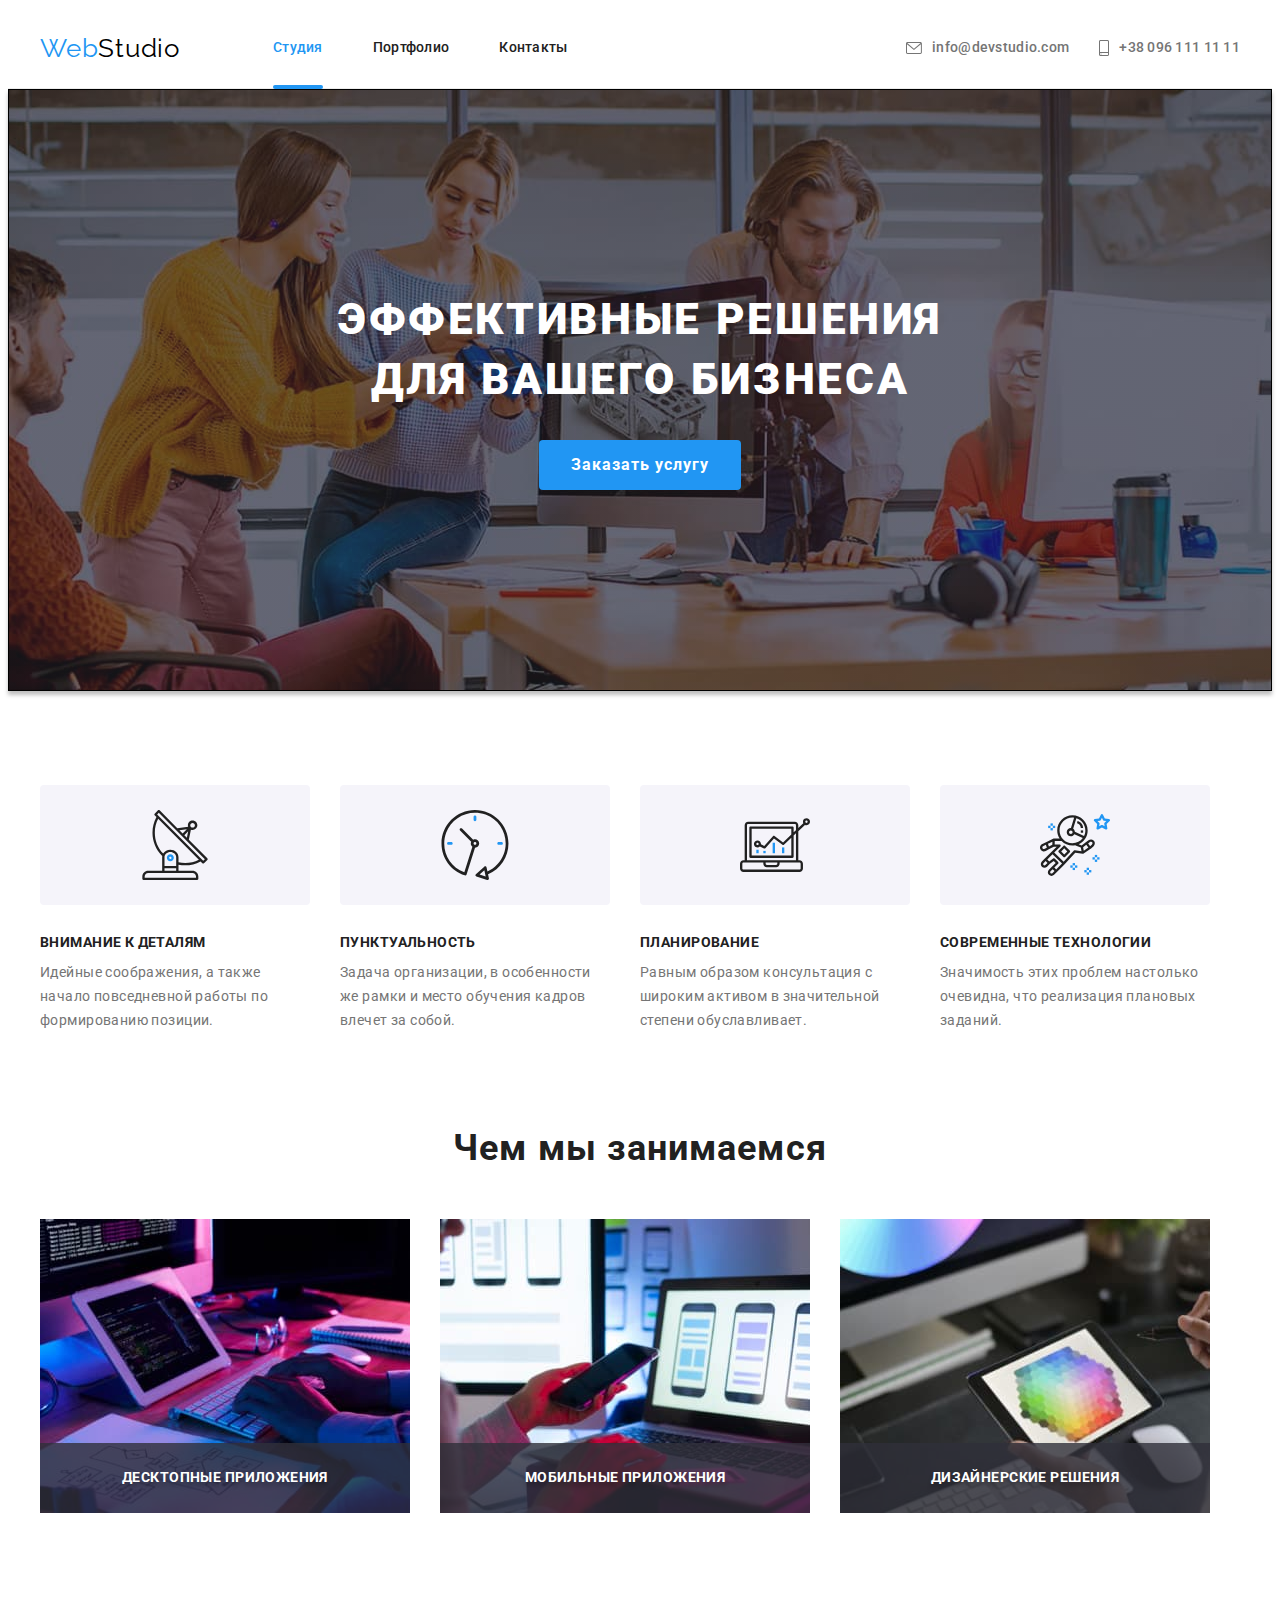
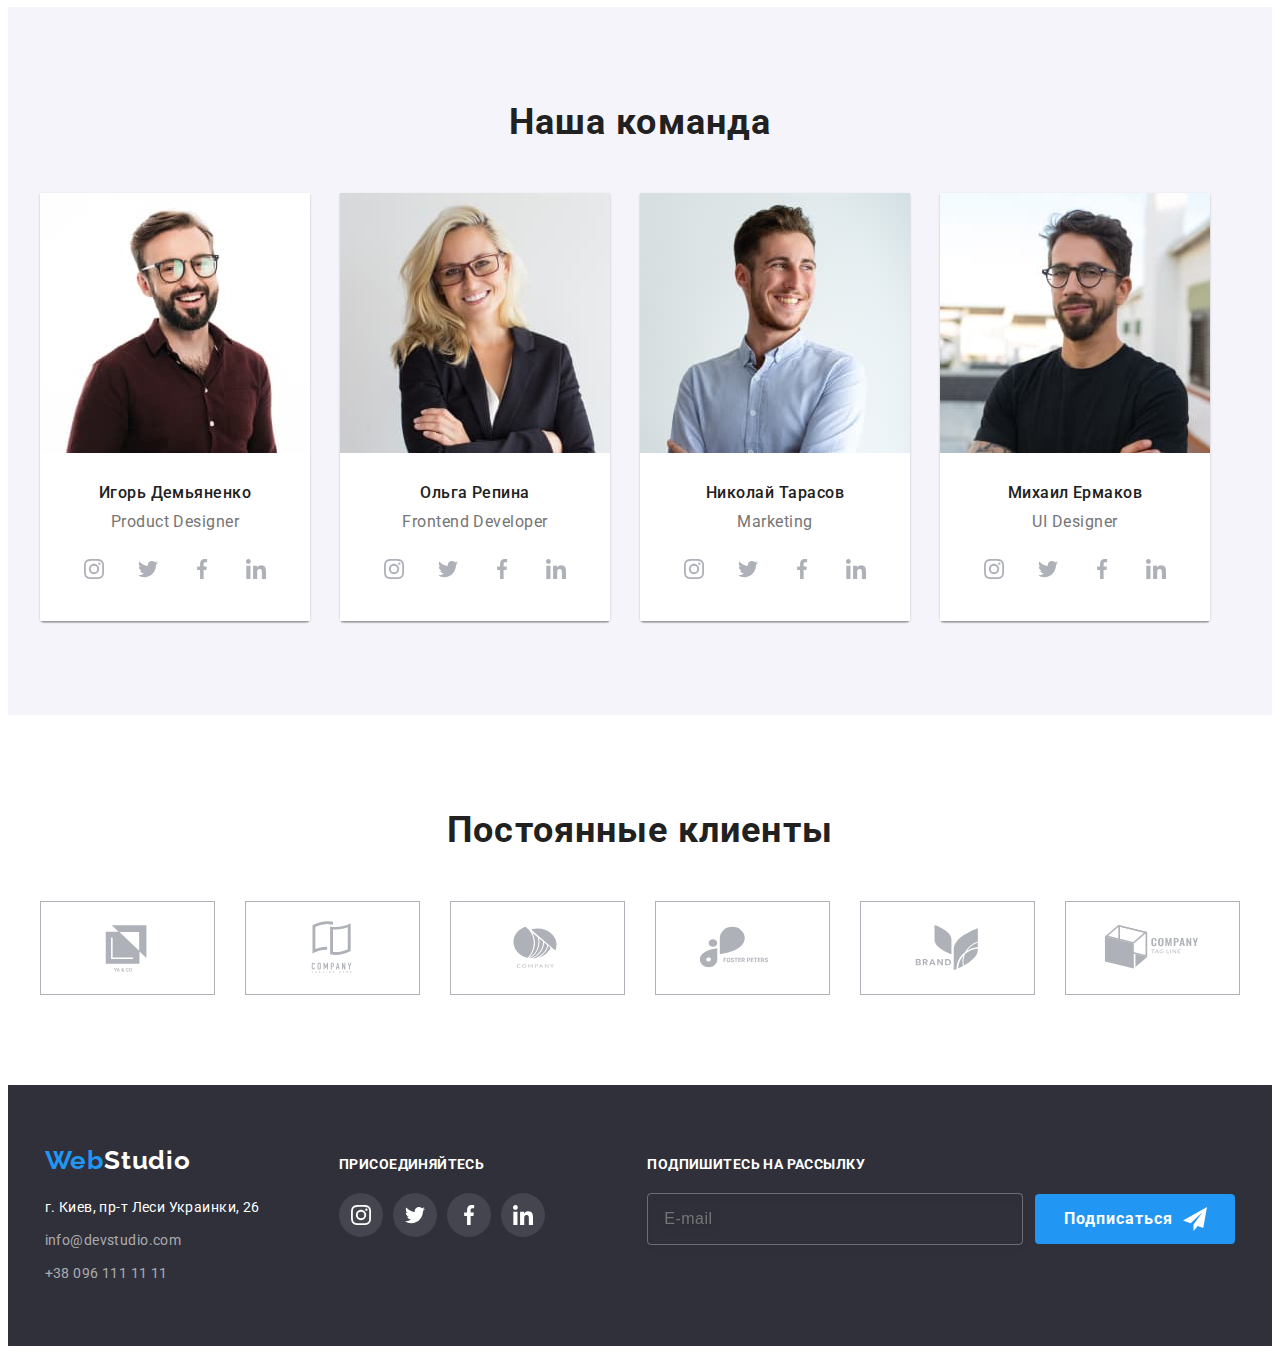
<file: index.html>
<!DOCTYPE html>
<html lang="ru">

<head>
    <meta charset="UTF-8" />
    <meta http-equiv="X-UA-Compatible" content="IE=edge" />
    <meta name="viewport" content="width=device-width, initial-scale=1.0" />
    <title>web studio</title>
    <link
        href="https://fonts.googleapis.com/css2?family=Montserrat:wght@400;700&family=Raleway:wght@700&family=Roboto:wght@400;500;700;900&display=swap"
        rel="stylesheet" />
    <link rel="stylesheet" href="https://cdnjs.cloudflare.com/ajax/libs/modern-normalize/1.1.0/modern-normalize.min.css"
        integrity="sha512-wpPYUAdjBVSE4KJnH1VR1HeZfpl1ub8YT/NKx4PuQ5NmX2tKuGu6U/JRp5y+Y8XG2tV+wKQpNHVUX03MfMFn9Q=="
        crossorigin="anonymous" referrerpolicy="no-referrer" />

    <link rel="stylesheet" href="./css/main.min.css" />
</head>

<body onunload>
    <!--Шапка-->
    <header class="header">
        <div class="container header-container">
            <a class="logo" href="./index.html">Web<span class="logo__link">Studio</span> </a>
            <button type="button" class="menu-button-mobile" aria-expanded="false" data-menu-button>
                <svg class="menu-mobile__icon" width="40px" height="40px" aria-label="переключатель мобильного меню">
                    <use class="icon-cross" href="./images/icons.svg#icon-close_40px" />
                    <use class="icon-menu" href="./images/icons.svg#icon-menu_40px" />
                </svg>
            </button>
            <div class="menu-container" data-menu>
                <nav class="main-nav">
                    <ul class="main-nav__list list">
                        <li class="main-nav__item">
                            <a href="./index.html" class="main-nav__link link current">Студия</a>
                        </li>
                        <li class="main-nav__item">
                            <a href="./portfolio.html" class="main-nav__link link">Портфолио</a>
                        </li>
                        <li class="main-nav__item">
                            <a href="#address" class="main-nav__link link">Контакты</a>
                        </li>
                    </ul>
                </nav>
                <div class="menu__contacts">
                    <ul class="nav-contact list">
                        <li class="nav-contact__item">
                            <a href="mailto:info@devstudio.com" class="nav-contact__link link mailto">
                                <svg class="nav-contact__icon" width="16" height="12">
                                    <use href="./images/icons.svg#icon-envelope"></use>
                                </svg>
                                info@devstudio.com</a>
                        </li>
                        <li class="nav-contact__item">
                            <a href="tel:+380961111111" class="nav-contact__link link mob">
                                <svg class="nav-contact__icon" width="10" height="16">
                                    <use href="./images/icons.svg#icon-smartphone"></use>
                                </svg>
                                +38 096 111 11 11</a>
                        </li>
                    </ul>
                    <ul class="menu-social list">
                        <li class="menu-social__item">
                            <a class="menu-social__link link" href="./">Instagram</a>
                        </li>
                        <li class="menu-social__item">
                            <a class="menu-social__link link" href="./">Twitter</a>
                        </li>
                        <li class="menu-social__item">
                            <a class="menu-social__link link" href="./">Facebook</a>
                        </li>
                        <li class="menu-social__item">
                            <a class="menu-social__link link" href="./">Linkedin</a>
                        </li>
                    </ul>
                </div>
            </div>
        </div>
    </header>
    <!--Основний контент-->
    <main>
        <!-- hero -->
        <section class="hero">
            <div class="container">
                <h1 class="hero__title">Эффективные решения для вашего бизнеса</h1>
                <button type="button" class="hero__btn btn btn--hover" data-modal-open>
                    Заказать услугу
                </button>
            </div>
            <div class="is-hidden backdrop" data-modal>
                <div class="modal">
                    <button type="button" class="modal__btn-close" data-modal-close>
                        <svg class="modal__icon">
                            <use href="./images/icons.svg#icon-close"></use>
                        </svg>
                    </button>
                    <div class="div-box">
                        <b class="modal__title-form">Оставьте свои данные, мы вам перезвоним</b>
                        <form class="form-data">
                            <label class="form-data__group"><span class="form-data__lable">Имя</span>
                                <input class="form-data__input" type="text" name="user-name" minlength="3"
                                    placeholder=" " required />
                                <svg class="form-data__svg" width="18px" height="18px">
                                    <use href="./images/icons.svg#icon-person-black"></use>
                                </svg>
                            </label>

                            <label class="form-data__group"><span class="form-data__lable">Телефон</span>
                                <input class="form-data__input" type="tel" name="user-phone" required />
                                <svg class="form-data__svg" width="18px" height="18px">
                                    <use href="./images/icons.svg#icon-phone-black"></use>
                                </svg>
                            </label>

                            <label class="form-data__group"><span class="form-data__lable">Почта</span>
                                <input class="form-data__input" type="email" name="user-mail" placeholder=" "
                                    required />
                                <svg class="form-data__svg" width="18px" height="18px">
                                    <use href="./images/icons.svg#icon-email-black"></use>
                                </svg>
                            </label>

                            <label class="form-data__comment">
                                <span class="form-data__lable">Комментарий</span>
                                <textarea class="form-data__message" name="user-message" cols="30" rows="6"
                                    placeholder="Введите текст"></textarea>
                            </label>
                            <label class="form-data__policy">
                                <input class="checkbox visually-hidden" type="checkbox" tabindex="-1" id="chk1-label" />
                                <span class="checkbox__custom" tabindex="0" role="checkbox" aria-checked="false"
                                    aria-labelledby="chk1-label">
                                    <svg class="checkbox__icon" width="16" height="15">
                                        <use href="./images/icons.svg#icon-check"></use>
                                    </svg>
                                </span>

                                <span class="form-data__desc">Соглашаюсь с рассылкой и принимаю
                                    <a class="form-data__link" href="">Условия договора</a>
                                </span>
                            </label>
                            <button class="form-send-btn btn btn--hover" type="submit">Отправить</button>
                        </form>
                    </div>
                </div>
            </div>
        </section>
        <!--benefits-->
        <section class="section">
            <div class="container">
                <h2 class="visually-hidden">Преимущества</h2>
                <ul class="list advantages-list">
                    <li class="advantages__item">
                        <div class="advantages__thumb">
                            <svg class="advantages__icon" width="70" height="70">
                                <use href="./images/icons.svg#icon-antenna"></use>
                            </svg>
                        </div>
                        <h3 class="advantages__title">Внимание к деталям</h3>
                        <p class="advantages__subscribe">
                            Идейные соображения, а также начало повседневной работы по формированию позиции.
                        </p>
                    </li>
                    <li class="advantages__item">
                        <div class="advantages__thumb">
                            <svg class="advantages__icon" width="70" height="70">
                                <use href="./images/icons.svg#icon-clock"></use>
                            </svg>
                        </div>
                        <h3 class="advantages__title">Пунктуальность</h3>
                        <p class="advantages__subscribe">
                            Задача организации, в особенности же рамки и место обучения кадров влечет за собой.
                        </p>
                    </li>
                    <li class="advantages__item">
                        <div class="advantages__thumb">
                            <svg class="advantages__icon" width="70" height="70">
                                <use href="./images/icons.svg#icon-diagram"></use>
                            </svg>
                        </div>
                        <h3 class="advantages__title">Планирование</h3>
                        <p class="advantages__subscribe">
                            Равным образом консультация с широким активом в значительной степени обуславливает.
                        </p>
                    </li>
                    <li class="advantages__item">
                        <div class="advantages__thumb">
                            <svg class="advantages__icon" width="70" height="70">
                                <use href="./images/icons.svg#icon-astronaut"></use>
                            </svg>
                        </div>
                        <h3 class="advantages__title">Современные технологии</h3>
                        <p class="advantages__subscribe">
                            Значимость этих проблем настолько очевидна, что реализация плановых заданий.
                        </p>
                    </li>
                </ul>
            </div>
        </section>
        <!--Чем мы занимаемся About-->
        <section class="section examples">
            <div class="container">
                <h2 class="examples__title">Чем мы занимаемся</h2>
                <ul class="list examples__list">
                    <li class="examples__item">
                        <div class="examples-box">
                            <picture>
                                <source media="(min-width: 1200px)" srcset="
                      images/what-we-do/whattodo-1-1200@1x.jpg 1x,
                      images/what-we-do/whattodo-1-1200@2x.jpg 2x
                    " type="image/jpg" />

                                <img class="examples-box__img" src="images/what-we-do/whattodo-1-1200@1x.jpg"
                                    alt="работа на планшете" width="370" height="294" />
                            </picture>

                            <h3 class="examples-box__title">Десктопные приложения</h3>
                        </div>
                    </li>
                    <li class="examples__item">
                        <div class="examples-box">
                            <picture>
                                <source media="(min-width: 1200px)" srcset="
                      images/what-we-do/whattodo-2-1200@1x.jpg 1x,
                      images/what-we-do/whattodo-2-1200@2x.jpg 2x
                    " type="image/jpg" />
                                <img class="examples-box__img" src="images/what-we-do/whattodo-2-1200@1x.jpg"
                                    alt="работа на телефоне" width="370" height="294" />
                            </picture>

                            <h3 class="examples-box__title">Мобильные приложения</h3>
                        </div>
                    </li>
                    <li class="examples__item">
                        <div class="examples-box">
                            <picture>
                                <source media="(min-width: 1200px)" srcset="
                      images/what-we-do/whattodo-3-1200@1x.jpg 1x,
                      images/what-we-do/whattodo-3-1200@2x.jpg 2x
                    " type="image/jpg" />
                                <img class="examples-box__img" src="images/what-we-do/whattodo-3-1200@1x.jpg"
                                    alt="работа с графикой" width="370" height="294" />
                            </picture>

                            <h3 class="examples-box__title">Дизайнерские решения</h3>
                        </div>
                    </li>
                </ul>
            </div>
        </section>
        <!--Наша команда Team-->
        <section class="section team">
            <div class="container">
                <h2 class="team__title">Наша команда</h2>
                <ul class="team__list list">
                    <li class="team__item">
                        <picture>
                            <source media="(min-width: 1200px)" srcset="
                    images/our-team/team-1-1200@1x.jpg 1x,
                    images/our-team/team-1-1200@2x.jpg 2x
                  " type="image/jpg" />
                            <source media="(min-width: 768px)" srcset="
                    images/our-team/team-1-768@1x.jpg 1x,
                    images/our-team/team-1-768@2x.jpg 2x
                  " type="image/jpg" />
                            <source media="(max-width: 767px)" srcset="
                    images/our-team/team-1-480@1x.jpg 1x,
                    images/our-team/team-1-480@2x.jpg 2x
                  " type="image/jpg" />
                            <img class="team__img" src="images/our-team/team-1-480@1x.jpg" alt="фото Игорь Демьяненко"
                                width="450" height="460" />
                        </picture>

                        <div class="team-description">
                            <h3 class="team-description__title">Игорь Демьяненко</h3>
                            <p class="team-description__position">Product Designer</p>
                            <ul class="socials list">
                                <li class="socials__item">
                                    <a class="socials__link" href="" target="_blank" rel="noopenre noreferrer"
                                        aria-label="иконка Instagram"><svg class="socials__icon" width="20" height="20">
                                            <use href="./images/icons.svg#icon-instagram"></use>
                                        </svg></a>
                                </li>
                                <li class="socials__item">
                                    <a class="socials__link" href="" target="_blank" rel="noopenre noreferrer"
                                        aria-label="иконка Twitter"><svg class="socials__icon" width="20" height="20">
                                            <use href="./images/icons.svg#icon-twitter"></use>
                                        </svg></a>
                                </li>
                                <li class="socials__item">
                                    <a class="socials__link" href="" target="_blank" rel="noopenre noreferrer"
                                        aria-label="иконка Facebook"><svg class="socials__icon" width="20" height="20">
                                            <use href="./images/icons.svg#icon-facebook"></use>
                                        </svg></a>
                                </li>
                                <li class="socials__item">
                                    <a class="socials__link" href="" target="_blank" rel="noopenre noreferrer"
                                        aria-label="иконка Linkedin"><svg class="socials__icon" width="20" height="20">
                                            <use href="./images/icons.svg#icon-linkedin"></use>
                                        </svg></a>
                                </li>
                            </ul>
                        </div>
                    </li>
                    <li class="team__item">
                        <picture>
                            <source media="(min-width: 1200px)" srcset="
                    images/our-team/team-2-1200@1x.jpg 1x,
                    images/our-team/team-2-1200@2x.jpg 2x
                  " type="image/jpg" />
                            <source media="(min-width: 768px)" srcset="
                    images/our-team/team-2-768@1x.jpg 1x,
                    images/our-team/team-2-768@2x.jpg 2x
                  " type="image/jpg" />
                            <source media="(max-width: 767px)" srcset="
                    images/our-team/team-2-480@1x.jpg 1x,
                    images/our-team/team-2-480@2x.jpg 2x
                  " type="image/jpg" />
                            <img class="team__img" src="images/our-team/team-2-480@1x.jpg" alt="фото Ольга Репина"
                                width="450" height="460" />
                        </picture>

                        <div class="team-description">
                            <h3 class="team-description__title">Ольга Репина</h3>
                            <p class="team-description__position">Frontend Developer</p>
                            <ul class="socials list">
                                <li class="socials__item">
                                    <a class="socials__link" href="" target="_blank" rel="noopenre noreferrer"
                                        aria-label="иконка Instagram"><svg class="socials__icon" width="20" height="20">
                                            <use href="./images/icons.svg#icon-instagram"></use>
                                        </svg></a>
                                </li>
                                <li class="socials__item">
                                    <a class="socials__link" href="" target="_blank" rel="noopenre noreferrer"
                                        aria-label="иконка Twitter"><svg class="socials__icon" width="20" height="20">
                                            <use href="./images/icons.svg#icon-twitter"></use>
                                        </svg></a>
                                </li>
                                <li class="socials__item">
                                    <a class="socials__link" href="" target="_blank" rel="noopenre noreferrer"
                                        aria-label="иконка Facebook"><svg class="socials__icon" width="20" height="20">
                                            <use href="./images/icons.svg#icon-facebook"></use>
                                        </svg></a>
                                </li>
                                <li class="socials__item">
                                    <a class="socials__link" href="" target="_blank" rel="noopenre noreferrer"
                                        aria-label="иконка Linkedin"><svg class="socials__icon" width="20" height="20">
                                            <use href="./images/icons.svg#icon-linkedin"></use>
                                        </svg></a>
                                </li>
                            </ul>
                        </div>
                    </li>
                    <li class="team__item">
                        <picture>
                            <source media="(min-width: 1200px)" srcset="
                    images/our-team/team-3-1200@1x.jpg 1x,
                    images/our-team/team-3-1200@2x.jpg 2x
                  " type="image/jpg" />
                            <source media="(min-width: 768px)" srcset="
                    images/our-team/team-3-768@1x.jpg 1x,
                    images/our-team/team-3-768@2x.jpg 2x
                  " type="image/jpg" />
                            <source media="(max-width: 767px)" srcset="
                    images/our-team/team-3-480@1x.jpg 1x,
                    images/our-team/team-3-480@2x.jpg 2x
                  " type="image/jpg" />
                            <img class="team__img" src="images/our-team/team-3-480@1x.jpg" alt="фото Николай Тарасов"
                                width="450" height="460" />
                        </picture>

                        <div class="team-description">
                            <h3 class="team-description__title">Николай Тарасов</h3>
                            <p class="team-description__position">Marketing</p>
                            <ul class="socials list">
                                <li class="socials__item">
                                    <a class="socials__link" href="" target="_blank" rel="noopenre noreferrer"
                                        aria-label="иконка Instagram"><svg class="socials__icon" width="20" height="20">
                                            <use href="./images/icons.svg#icon-instagram"></use>
                                        </svg></a>
                                </li>
                                <li class="socials__item">
                                    <a class="socials__link" href="" target="_blank" rel="noopenre noreferrer"
                                        aria-label="иконка Twitter"><svg class="socials__icon" width="20" height="20">
                                            <use href="./images/icons.svg#icon-twitter"></use>
                                        </svg></a>
                                </li>
                                <li class="socials__item">
                                    <a class="socials__link" href="" target="_blank" rel="noopenre noreferrer"
                                        aria-label="иконка Facebook"><svg class="socials__icon" width="20" height="20">
                                            <use href="./images/icons.svg#icon-facebook"></use>
                                        </svg></a>
                                </li>
                                <li class="socials__item">
                                    <a class="socials__link" href="" target="_blank" rel="noopenre noreferrer"
                                        aria-label="иконка Linkedin"><svg class="socials__icon" width="20" height="20">
                                            <use href="./images/icons.svg#icon-linkedin"></use>
                                        </svg></a>
                                </li>
                            </ul>
                        </div>
                    </li>
                    <li class="team__item">
                        <picture>
                            <source media="(min-width: 1200px)" srcset="
                    images/our-team/team-4-1200@1x.jpg 1x,
                    images/our-team/team-4-1200@2x.jpg 2x
                  " type="image/jpg" />
                            <source media="(min-width: 768px)" srcset="
                    images/our-team/team-4-768@1x.jpg 1x,
                    images/our-team/team-4-768@2x.jpg 2x
                  " type="image/jpg" />
                            <source media="(max-width: 767px)" srcset="
                    images/our-team/team-4-480@1x.jpg 1x,
                    images/our-team/team-4-480@2x.jpg 2x
                  " type="image/jpg" />
                            <img class="team__img" src="images/our-team/team-4-480@1x.jpg" alt="фото Михаил Ермаков"
                                width="450" height="460" />
                        </picture>

                        <div class="team-description">
                            <h3 class="team-description__title">Михаил Ермаков</h3>
                            <p class="team-description__position">UI Designer</p>
                            <ul class="socials list">
                                <li class="socials__item">
                                    <a class="socials__link" href="" target="_blank" rel="noopenre noreferrer"
                                        aria-label="иконка Instagram"><svg class="socials__icon" width="20" height="20">
                                            <use href="./images/icons.svg#icon-instagram"></use>
                                        </svg></a>
                                </li>
                                <li class="socials__item">
                                    <a class="socials__link" href="" target="_blank" rel="noopenre noreferrer"
                                        aria-label="иконка Twitter"><svg class="socials__icon" width="20" height="20">
                                            <use href="./images/icons.svg#icon-twitter"></use>
                                        </svg></a>
                                </li>
                                <li class="socials__item">
                                    <a class="socials__link" href="" target="_blank" rel="noopenre noreferrer"
                                        aria-label="иконка Facebook"><svg class="socials__icon" width="20" height="20">
                                            <use href="./images/icons.svg#icon-facebook"></use>
                                        </svg></a>
                                </li>
                                <li class="socials__item">
                                    <a class="socials__link" href="" target="_blank" rel="noopenre noreferrer"
                                        aria-label="иконка Linkedin"><svg class="socials__icon" width="20" height="20">
                                            <use href="./images/icons.svg#icon-linkedin"></use>
                                        </svg></a>
                                </li>
                            </ul>
                        </div>
                    </li>
                </ul>
            </div>
        </section>
        <!--OUR clients-->
        <section class="section">
            <div class="container">
                <h2 class="clients team__title">Постоянные клиенты</h2>
                <ul class="clients__list list">
                    <li class="clients__item">
                        <a class="clients__link" href="">
                            <svg class="clients__icon" width="106" height="60">
                                <use href="./images/icons.svg#icon-Logo"></use>
                            </svg>
                        </a>
                    </li>
                    <li class="clients__item">
                        <a class="clients__link" href="">
                            <svg class="clients__icon" width="106" height="60">
                                <use href="./images/icons.svg#icon-Logo1"></use>
                            </svg>
                        </a>
                    </li>
                    <li class="clients__item">
                        <a class="clients__link" href="">
                            <svg class="clients__icon" width="106" height="60">
                                <use href="./images/icons.svg#icon-Logo2"></use>
                            </svg>
                        </a>
                    </li>
                    <li class="clients__item">
                        <a class="clients__link" href="">
                            <svg class="clients__icon" width="106" height="60">
                                <use href="./images/icons.svg#icon-Logo3"></use>
                            </svg>
                        </a>
                    </li>
                    <li class="clients__item">
                        <a class="clients__link" href="">
                            <svg class="clients__icon" width="106" height="60">
                                <use href="./images/icons.svg#icon-Logo4"></use>
                            </svg>
                        </a>
                    </li>
                    <li class="clients__item">
                        <a class="clients__link" href="">
                            <svg class="clients__icon" width="106" height="60">
                                <use href="./images/icons.svg#icon-Logo5"></use>
                            </svg>
                        </a>
                    </li>
                </ul>
            </div>
        </section>
    </main>
    <!--Футер-->
    <footer class="footer">
        <div class="container footer--flex">
            <div class="adress">
                <a href="./index.html" class="logo-footer__link">Web<span
                        class="logo-footer__text--white">Studio</span></a>
                <address id="address">
                    <p class="location">г. Киев, пр-т Леси Украинки, 26</p>
                    <ul class="contacts__list list">
                        <li class="contacts__item">
                            <a href="mailto:info@devstudio.com" class="contacts__link link">info@devstudio.com</a>
                        </li>
                        <li class="contacts-item">
                            <a href="tel:+380961111111" class="contacts__link link">+38 096 111 11 11</a>
                        </li>
                    </ul>
                </address>
            </div>

            <div class="socials-action">
                <h3 class="socials__title">присоединяйтесь</h3>
                <ul class="socials list">
                    <li class="socials__item">
                        <a class="socials__link socials-action__link link" href="">
                            <svg class="socials-action__icon" width="20" height="20">
                                <use href="./images/icons.svg#icon-instagram"></use>
                            </svg>
                        </a>
                    </li>
                    <li class="socials__item">
                        <a class="socials__link socials-action__link link" href="">
                            <svg class="socials-action__icon" width="20" height="20">
                                <use href="./images/icons.svg#icon-twitter"></use>
                            </svg>
                        </a>
                    </li>
                    <li class="socials__item">
                        <a class="socials__link socials-action__link link" href="">
                            <svg class="socials-action__icon" width="20" height="20">
                                <use href="./images/icons.svg#icon-facebook"></use>
                            </svg>
                        </a>
                    </li>
                    <li class="socials__item">
                        <a class="socials__link socials-action__link link" href="">
                            <svg class="socials-action__icon" width="20" height="20">
                                <use href="./images/icons.svg#icon-linkedin"></use>
                            </svg>
                        </a>
                    </li>
                </ul>
            </div>
            <div class="footer-thumb">
                <h3 class="sub-mail">Подпишитесь на рассылку</h3>
                <form class="sub-mail__form">
                    <input class="sub-mail__input" type="email" name="mail" placeholder="E-mail" required />
                    <button class="subscribe-btn btn btn--hover" type="submit">
                        Подписаться
                        <svg class="subscribe-btn__svg" width="24px" height="24px">
                            <use href="./images/icons.svg#icon-icon-send"></use>
                        </svg>
                    </button>
                </form>
            </div>
        </div>
    </footer>
    <script src="./js/modal.js"></script>
    <script src="./js/mobile-modal.js"></script>
</body>

</html>
</file>
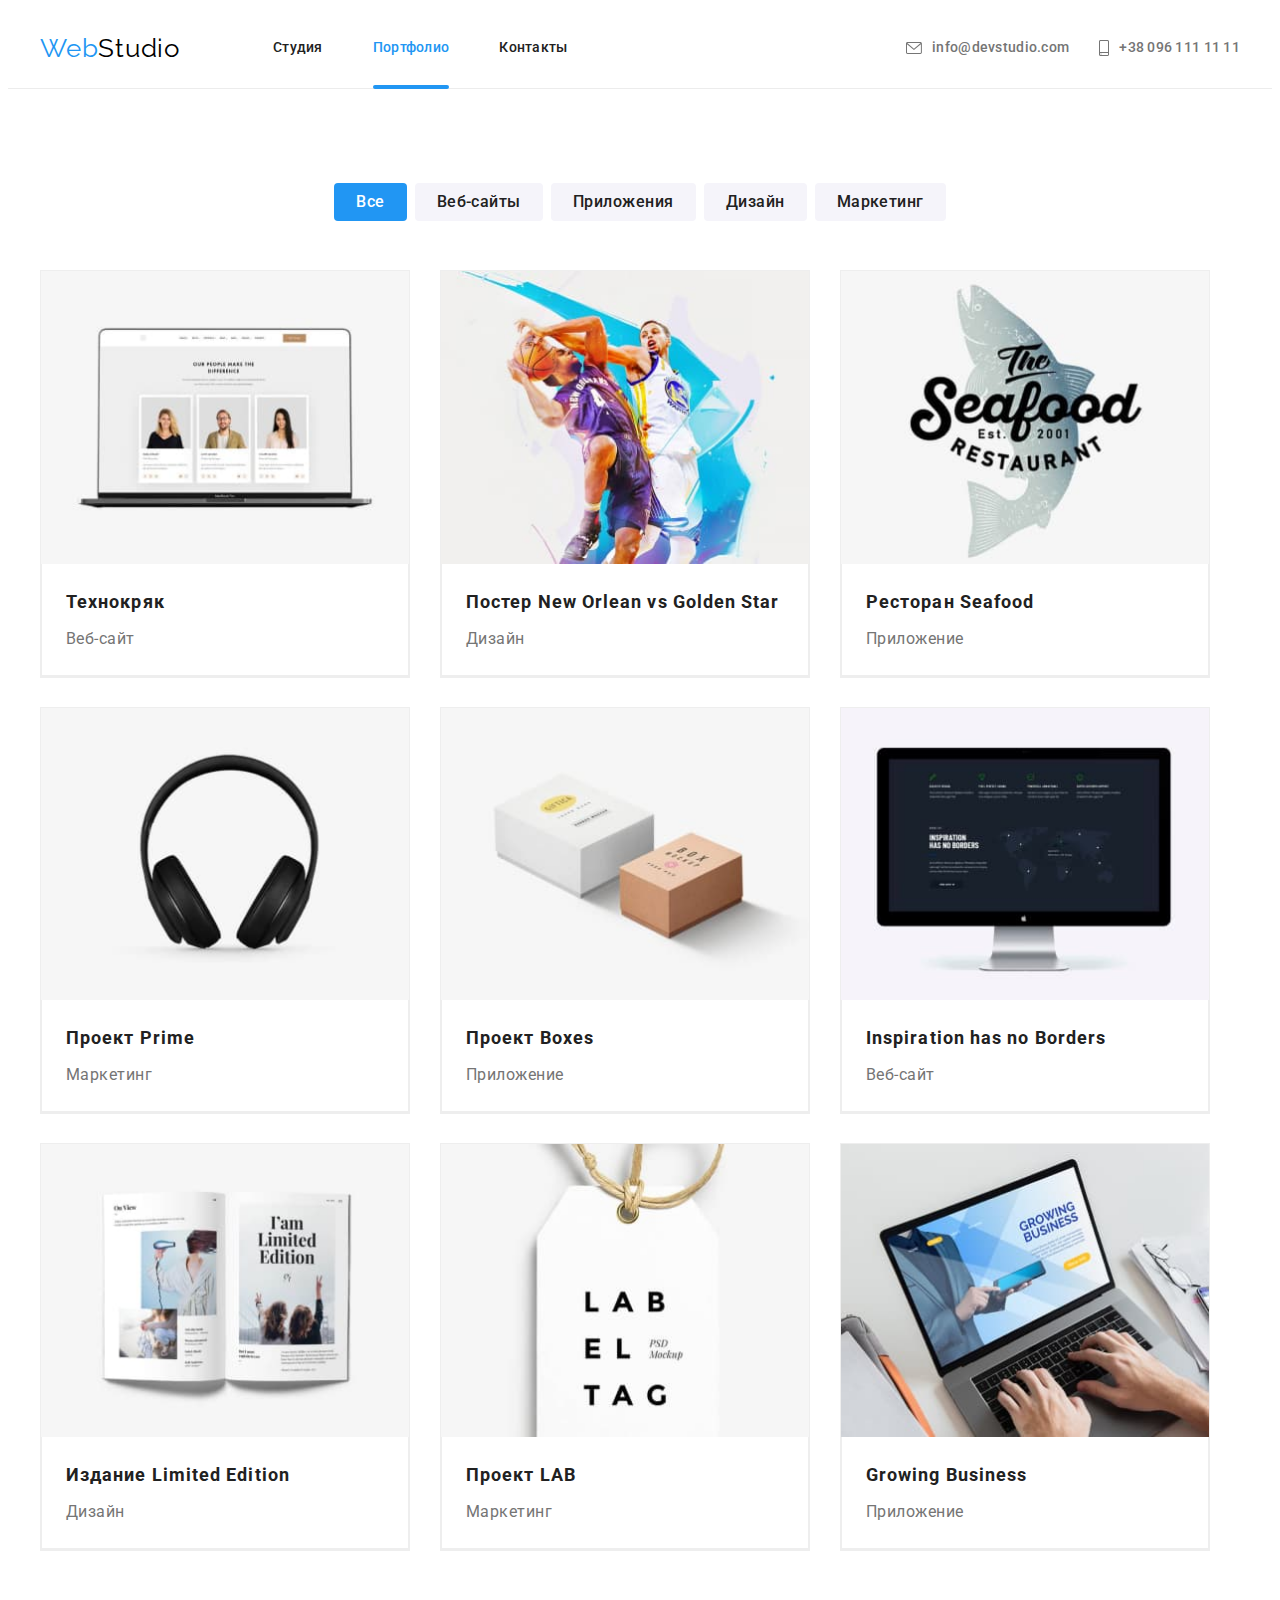
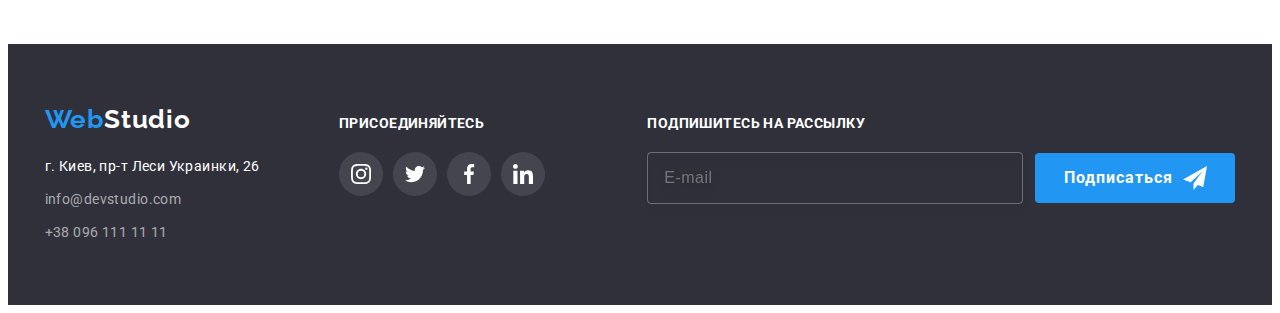
<file: portfolio.html>
<!DOCTYPE html>
<html lang="ru">

<head>
    <meta charset="UTF-8" />
    <meta http-equiv="X-UA-Compatible" content="IE=edge" />
    <meta name="viewport" content="width=device-width, initial-scale=1.0" />
    <title>Portfolio</title>
    <link rel="preconnect" href="https://fonts.googleapis.com" />
    <link rel="preconnect" href="https://fonts.gstatic.com" crossorigin />
    <link
        href="https://fonts.googleapis.com/css2?family=Raleway:wght@700&family=Roboto:wght@400;500;700;900&display=swap"
        rel="stylesheet" />
    <link rel="stylesheet" href="https://cdnjs.cloudflare.com/ajax/libs/modern-normalize/1.1.0/modern-normalize.min.css"
        integrity="sha512-wpPYUAdjBVSE4KJnH1VR1HeZfpl1ub8YT/NKx4PuQ5NmX2tKuGu6U/JRp5y+Y8XG2tV+wKQpNHVUX03MfMFn9Q=="
        crossorigin="anonymous" referrerpolicy="no-referrer" />

    <link rel="stylesheet" href="./css/main.min.css" />
</head>

<body onunload>
    <!--Шапка-->
    <!--Шапка-->
    <header class="header">
        <div class="container header-container">
            <a class="logo" href="./index.html">Web<span class="logo__link">Studio</span> </a>
            <button type="button" class="menu-button-mobile" aria-expanded="false" aria-controls="menu-container"
                data-menu-button>
                <svg width="40px" height="40px" aria-label="переключатель мобильного меню">
                    <use class="icon-cross" href="./images/icons.svg#icon-close_40px" />
                    <use class="icon-menu" href="./images/icons.svg#icon-menu_40px" />
                </svg>
            </button>
            <div class="menu-container" id="menu-container" data-menu>
                <nav class="main-nav">
                    <ul class="main-nav__list list">
                        <li class="main-nav__item">
                            <a href="./index.html" class="main-nav__link link">Студия</a>
                        </li>
                        <li class="main-nav__item">
                            <a href="./portfolio.html" class="main-nav__link link current">Портфолио</a>
                        </li>
                        <li class="main-nav__item">
                            <a href="#address" class="main-nav__link link">Контакты</a>
                        </li>
                    </ul>
                </nav>
                <div class="menu__contacts">
                    <ul class="nav-contact list">
                        <li class="nav-contact__item">
                            <a href="mailto:info@devstudio.com" class="nav-contact__link link mailto">
                                <svg class="nav-contact__icon" width="16" height="12">
                                    <use href="./images/icons.svg#icon-envelope"></use>
                                </svg>
                                info@devstudio.com</a>
                        </li>
                        <li class="nav-contact__item">
                            <a href="tel:+380961111111" class="nav-contact__link link mob">
                                <svg class="nav-contact__icon" width="10" height="16">
                                    <use href="./images/icons.svg#icon-smartphone"></use>
                                </svg>
                                +38 096 111 11 11</a>
                        </li>
                    </ul>
                    <ul class="menu-social list">
                        <li class="menu-social__item">
                            <a class="menu-social__link link" href="./">Instagram</a>
                        </li>
                        <li class="menu-social__item">
                            <a class="menu-social__link link" href="./">Twitter</a>
                        </li>
                        <li class="menu-social__item">
                            <a class="menu-social__link link" href="./">Facebook</a>
                        </li>
                        <li class="menu-social__item">
                            <a class="menu-social__link link" href="./">Linkedin</a>
                        </li>
                    </ul>
                </div>
            </div>
        </div>
    </header>
    <main>
        <section class="section">
            <div class="container">
                <h1 class="visually-hidden">Наши проекты</h1>
                <ul class="list list-projects">
                    <li class="item item-projects">
                        <button type="button" class="button-act btn button">Все</button>
                    </li>
                    <li class="item item-projects">
                        <button type="button" class="button btn">Веб-сайты</button>
                    </li>
                    <li class="item item-projects">
                        <button type="button" class="button btn">Приложения</button>
                    </li>
                    <li class="item item-projects">
                        <button type="button" class="button btn">Дизайн</button>
                    </li>
                    <li class="item item-projects">
                        <button type="button" class="button btn">Маркетинг</button>
                    </li>
                </ul>
                <ul class="list work-list">
                    <li class="item work-item">
                        <a href="" class="work-link link">
                            <div class="sub-overlay">
                                <picture>
                                    <source media="(min-width: 1200px)" srcset="
                        ./images/portfolio/portfolio-1-1200@1x.jpg 1x,
                        ./images/portfolio/portfolio-1-1200@2x.jpg 2x
                      " type="image/jpg" />
                                    <source media="(min-width: 768px)" srcset="
                        ./images/portfolio/portfolio-1-768@1x.jpg 1x,
                        ./images/portfolio/portfolio-1-768@2x.jpg 2x
                      " type="image/jpg" />
                                    <source media="(max-width: 767px)" srcset="
                        ./images/portfolio/portfolio-1-480@1x.jpg 1x,
                        ./images/portfolio/portfolio-1-480@2x.jpg 2x
                      " type="image/jpg" />
                                    <img class="sub-img" src="./images/portfolio/portfolio-1-480@1x.jpg"
                                        alt="открытый ноутбук" width="450" height="294" />
                                </picture>

                                <div class="overlay">
                                    <p class="text-overlay">
                                        Ресурс предлагает комплексные предложения с разным уровнем функционала и
                                        сервисов. Все это позволит посетителю получить исчерпывающие сведения о
                                        компании или частном лице.
                                    </p>
                                </div>
                            </div>

                            <div class="sub-div">
                                <!-- sub-div--tablet -->
                                <h3 class="subject">Технокряк</h3>
                                <p class="desc">Веб-сайт</p>
                            </div>
                        </a>
                    </li>
                    <li class="item work-item">
                        <a href="" class="work-link link">
                            <div class="sub-overlay">
                                <picture>
                                    <source media="(min-width: 1200px)" srcset="
                        ./images/portfolio/portfolio-2-1200@1x.jpg 1x,
                        ./images/portfolio/portfolio-2-1200@2x.jpg 2x
                      " type="image/jpg" />
                                    <source media="(min-width: 768px)" srcset="
                        ./images/portfolio/portfolio-2-768@1x.jpg 1x,
                        ./images/portfolio/portfolio-2-768@2x.jpg 2x
                      " type="image/jpg" />
                                    <source media="(max-width: 767px)" srcset="
                        ./images/portfolio/portfolio-2-480@1x.jpg 1x,
                        ./images/portfolio/portfolio-2-480@2x.jpg 2x
                      " type="image/jpg" />
                                    <img class="sub-img" src="./images/portfolio/portfolio-2-480@1x.jpg"
                                        alt="баскетболисты" width="450" height="294" />
                                </picture>

                                <div class="overlay">
                                    <p class="text-overlay">
                                        Ресурс предлагает комплексные предложения с разным уровнем функционала и
                                        сервисов. Все это позволит посетителю получить исчерпывающие сведения о
                                        компании или частном лице.
                                    </p>
                                </div>
                            </div>
                            <div class="sub-div">
                                <h3 lang="en" class="subject">
                                    <span lang="ru">Постер</span> New Orlean vs Golden Star
                                </h3>
                                <p class="desc">Дизайн</p>
                            </div>
                        </a>
                    </li>
                    <li class="item work-item">
                        <a href="" class="work-link link">
                            <div class="sub-overlay">
                                <picture>
                                    <source media="(min-width: 1200px)" srcset="
                        ./images/portfolio/portfolio-3-1200@1x.jpg 1x,
                        ./images/portfolio/portfolio-3-1200@2x.jpg 2x
                      " type="image/jpg" />
                                    <source media="(min-width: 768px)" srcset="
                        ./images/portfolio/portfolio-3-768@1x.jpg 1x,
                        ./images/portfolio/portfolio-3-768@2x.jpg 2x
                      " type="image/jpg" />
                                    <source media="(max-width: 767px)" srcset="
                        ./images/portfolio/portfolio-3-480@1x.jpg 1x,
                        ./images/portfolio/portfolio-3-480@2x.jpg 2x
                      " type="image/jpg" />
                                    <img class="sub-img" src="./images/portfolio/portfolio-3-480@1x.jpg"
                                        alt="лого рыбного кафе" width="450" height="294" />
                                </picture>
                                <div class="overlay">
                                    <p class="text-overlay">
                                        Ресурс предлагает комплексные предложения с разным уровнем функционала и
                                        сервисов. Все это позволит посетителю получить исчерпывающие сведения о
                                        компании или частном лице.
                                    </p>
                                </div>
                            </div>
                            <div class="sub-div">
                                <h3 class="subject">Ресторан <span lang="en">Seafood</span></h3>
                                <p class="desc">Приложение</p>
                            </div>
                        </a>
                    </li>
                    <li class="item work-item">
                        <a href="" class="work-link link">
                            <div class="sub-overlay">
                                <picture>
                                    <source media="(min-width: 1200px)" srcset="
                        ./images/portfolio/portfolio-4-1200@1x.jpg 1x,
                        ./images/portfolio/portfolio-4-1200@2x.jpg 2x
                      " type="image/jpg" />
                                    <source media="(min-width: 768px)" srcset="
                        ./images/portfolio/portfolio-4-768@1x.jpg 1x,
                        ./images/portfolio/portfolio-4-768@2x.jpg 2x
                      " type="image/jpg" />
                                    <source media="(max-width: 767px)" srcset="
                        ./images/portfolio/portfolio-4-480@1x.jpg 1x,
                        ./images/portfolio/portfolio-4-480@2x.jpg 2x
                      " type="image/jpg" />
                                    <img class="sub-img" src="./images/portfolio/portfolio-4-480@1x.jpg"
                                        alt="картинка наушников" width="450" height="294" />
                                </picture>
                                <div class="overlay">
                                    <p class="text-overlay">
                                        Ресурс предлагает комплексные предложения с разным уровнем функционала и
                                        сервисов. Все это позволит посетителю получить исчерпывающие сведения о
                                        компании или частном лице.
                                    </p>
                                </div>
                            </div>
                            <div class="sub-div">
                                <h3 class="subject">Проект Prime</h3>
                                <p class="desc">Маркетинг</p>
                            </div>
                        </a>
                    </li>
                    <li class="item work-item">
                        <a href="" class="work-link link">
                            <div class="sub-overlay">
                                <picture>
                                    <source media="(min-width: 1200px)" srcset="
                        ./images/portfolio/portfolio-5-1200@1x.jpg 1x,
                        ./images/portfolio/portfolio-5-1200@2x.jpg 2x
                      " type="image/jpg" />
                                    <source media="(min-width: 768px)" srcset="
                        ./images/portfolio/portfolio-5-768@1x.jpg 1x,
                        ./images/portfolio/portfolio-5-768@2x.jpg 2x
                      " type="image/jpg" />
                                    <source media="(max-width: 767px)" srcset="
                        ./images/portfolio/portfolio-5-480@1x.jpg 1x,
                        ./images/portfolio/portfolio-5-480@2x.jpg 2x
                      " type="image/jpg" />
                                    <img class="sub-img" src="./images/portfolio/portfolio-5-480@1x.jpg"
                                        alt="подарочные коробки" width="450" height="294" />
                                </picture>

                                <div class="overlay">
                                    <p class="text-overlay">
                                        Ресурс предлагает комплексные предложения с разным уровнем функционала и
                                        сервисов. Все это позволит посетителю получить исчерпывающие сведения о
                                        компании или частном лице.
                                    </p>
                                </div>
                            </div>
                            <div class="sub-div">
                                <h3 class="subject">Проект <span lang="en">Boxes</span></h3>
                                <p class="desc">Приложение</p>
                            </div>
                        </a>
                    </li>
                    <li class="item work-item">
                        <a href="" class="work-link link">
                            <div class="sub-overlay">
                                <picture>
                                    <source media="(min-width: 1200px)" srcset="
                        ./images/portfolio/portfolio-6-1200@1x.jpg 1x,
                        ./images/portfolio/portfolio-6-1200@2x.jpg 2x
                      " type="image/jpg" />
                                    <source media="(min-width: 768px)" srcset="
                        ./images/portfolio/portfolio-6-768@1x.jpg 1x,
                        ./images/portfolio/portfolio-6-768@2x.jpg 2x
                      " type="image/jpg" />
                                    <source media="(max-width: 767px)" srcset="
                        ./images/portfolio/portfolio-6-480@1x.jpg 1x,
                        ./images/portfolio/portfolio-6-480@2x.jpg 2x
                      " type="image/jpg" />
                                    <img class="sub-img" src="./images/portfolio/portfolio-6-480@1x.jpg"
                                        alt="монитор ПК" width="450" height="294" />
                                </picture>

                                <div class="overlay">
                                    <p class="text-overlay">
                                        Ресурс предлагает комплексные предложения с разным уровнем функционала и
                                        сервисов. Все это позволит посетителю получить исчерпывающие сведения о
                                        компании или частном лице.
                                    </p>
                                </div>
                            </div>
                            <div class="sub-div">
                                <h3 lang="en" class="subject">Inspiration has no Borders</h3>
                                <p class="desc">Веб-сайт</p>
                            </div>
                        </a>
                    </li>
                    <li class="item work-item">
                        <a href="" class="work-link link">
                            <div class="sub-overlay">
                                <picture>
                                    <source media="(min-width: 1200px)" srcset="
                        ./images/portfolio/portfolio-7-1200@1x.jpg 1x,
                        ./images/portfolio/portfolio-7-1200@2x.jpg 2x
                      " type="image/jpg" />
                                    <source media="(min-width: 768px)" srcset="
                        ./images/portfolio/portfolio-7-768@1x.jpg 1x,
                        ./images/portfolio/portfolio-7-768@2x.jpg 2x
                      " type="image/jpg" />
                                    <source media="(max-width: 767px)" srcset="
                        ./images/portfolio/portfolio-7-480@1x.jpg 1x,
                        ./images/portfolio/portfolio-7-480@2x.jpg 2x
                      " type="image/jpg" />
                                    <img class="sub-img" src="./images/portfolio/portfolio-7-480@1x.jpg"
                                        alt="открытая книга" width="450" height="294" />
                                </picture>

                                <div class="overlay">
                                    <p class="text-overlay">
                                        Ресурс предлагает комплексные предложения с разным уровнем функционала и
                                        сервисов. Все это позволит посетителю получить исчерпывающие сведения о
                                        компании или частном лице.
                                    </p>
                                </div>
                            </div>
                            <div class="sub-div">
                                <h3 class="subject">Издание <span lang="en">Limited Edition</span></h3>
                                <p class="desc">Дизайн</p>
                            </div>
                        </a>
                    </li>
                    <li class="item work-item">
                        <a href="" class="work-link link">
                            <div class="sub-overlay">
                                <picture>
                                    <source media="(min-width: 1200px)" srcset="
                        ./images/portfolio/portfolio-8-1200@1x.jpg 1x,
                        ./images/portfolio/portfolio-8-1200@2x.jpg 2x
                      " type="image/jpg" />
                                    <source media="(min-width: 768px)" srcset="
                        ./images/portfolio/portfolio-8-768@1x.jpg 1x,
                        ./images/portfolio/portfolio-8-768@2x.jpg 2x
                      " type="image/jpg" />
                                    <source media="(max-width: 767px)" srcset="
                        ./images/portfolio/portfolio-8-480@1x.jpg 1x,
                        ./images/portfolio/portfolio-8-480@2x.jpg 2x
                      " type="image/jpg" />
                                    <img class="sub-img" src="./images/portfolio/portfolio-8-480@1x.jpg" alt="бирка"
                                        width="450" height="294" />
                                </picture>
                                <div class="overlay">
                                    <p class="text-overlay">
                                        Ресурс предлагает комплексные предложения с разным уровнем функционала и
                                        сервисов. Все это позволит посетителю получить исчерпывающие сведения о
                                        компании или частном лице.
                                    </p>
                                </div>
                            </div>
                            <div class="sub-div">
                                <h3 class="subject">Проект LAB</h3>
                                <p class="desc">Маркетинг</p>
                            </div>
                        </a>
                    </li>
                    <li class="item work-item">
                        <a href="" class="work-link link">
                            <div class="sub-overlay">
                                <picture>
                                    <source media="(min-width: 1200px)" srcset="
                        ./images/portfolio/portfolio-9-1200@1x.jpg 1x,
                        ./images/portfolio/portfolio-9-1200@2x.jpg 2x
                      " type="image/jpg" />
                                    <source media="(min-width: 768px)" srcset="
                        ./images/portfolio/portfolio-9-768@1x.jpg 1x,
                        ./images/portfolio/portfolio-9-768@2x.jpg 2x
                      " type="image/jpg" />
                                    <source media="(max-width: 767px)" srcset="
                        ./images/portfolio/portfolio-9-480@1x.jpg 1x,
                        ./images/portfolio/portfolio-9-480@2x.jpg 2x
                      " type="image/jpg" />
                                    <img class="sub-img" src="./images/portfolio/portfolio-9-480@1x.jpg"
                                        alt="приложение на ноутбук" width="450" height="294" />
                                </picture>
                                <div class="overlay">
                                    <p class="text-overlay">
                                        Ресурс предлагает комплексные предложения с разным уровнем функционала и
                                        сервисов. Все это позволит посетителю получить исчерпывающие сведения о
                                        компании или частном лице.
                                    </p>
                                </div>
                            </div>
                            <div class="sub-div">
                                <h3 lang="en" class="subject">Growing Business</h3>
                                <p class="desc">Приложение</p>
                            </div>
                        </a>
                    </li>
                </ul>
            </div>
        </section>
    </main>
    <!--Футер-->
    <footer class="footer">
        <div class="container footer--flex">
            <div class="adress">
                <a href="./index.html" class="logo-footer__link">Web<span
                        class="logo-footer__text--white">Studio</span></a>
                <address id="address">
                    <p class="location">г. Киев, пр-т Леси Украинки, 26</p>
                    <ul class="contacts__list list">
                        <li class="contacts__item">
                            <a href="mailto:info@devstudio.com" class="contacts__link link">info@devstudio.com</a>
                        </li>
                        <li class="contacts-item">
                            <a href="tel:+380961111111" class="contacts__link link">+38 096 111 11 11</a>
                        </li>
                    </ul>
                </address>
            </div>

            <div class="socials-action">
                <h3 class="socials__title">присоединяйтесь</h3>
                <ul class="socials list">
                    <li class="socials__item">
                        <a class="socials__link socials-action__link link" href="">
                            <svg class="socials-action__icon" width="20" height="20">
                                <use href="./images/icons.svg#icon-instagram"></use>
                            </svg>
                        </a>
                    </li>
                    <li class="socials__item">
                        <a class="socials__link socials-action__link link" href="">
                            <svg class="socials-action__icon" width="20" height="20">
                                <use href="./images/icons.svg#icon-twitter"></use>
                            </svg>
                        </a>
                    </li>
                    <li class="socials__item">
                        <a class="socials__link socials-action__link link" href="">
                            <svg class="socials-action__icon" width="20" height="20">
                                <use href="./images/icons.svg#icon-facebook"></use>
                            </svg>
                        </a>
                    </li>
                    <li class="socials__item">
                        <a class="socials__link socials-action__link link" href="">
                            <svg class="socials-action__icon" width="20" height="20">
                                <use href="./images/icons.svg#icon-linkedin"></use>
                            </svg>
                        </a>
                    </li>
                </ul>
            </div>
            <div class="footer-thumb">
                <h3 class="sub-mail">Подпишитесь на рассылку</h3>
                <form class="sub-mail__form">
                    <input class="sub-mail__input" type="email" name="mail" placeholder="E-mail" required />
                    <button class="subscribe-btn btn btn--hover" type="submit">
                        Подписаться
                        <svg class="subscribe-btn__svg" width="24px" height="24px">
                            <use href="./images/icons.svg#icon-icon-send"></use>
                        </svg>
                    </button>
                </form>
            </div>
        </div>
    </footer>
    <script src="./js/modal.js"></script>
    <script src="./js/mobile-modal.js"></script>
</body>

</html>
</file>
<file: css/main.min.css>
:root{--main-fotn: 'roboto', sans-serif;--secondary-font: 'raleway', sans-serif;--prymary-text-color: #757575;--title-text-color: #212121;--accent-color: #2196f3;--hover-color: #188ce8;--logo-color: #000000;--buuton-text-color: #ffffff;--main-bg-color: #e5e5e5;--secondary-bg-color: #2f303a;--our-team-bg-color: #f5f4fa;--border-header-portfolio: #ececec;--socials-icon-color: #afb1b8;--box-shadow: 0px 1px 3px rgba(0, 0, 0, 0.12), 0px 1px 1px rgba(0, 0, 0, 0.14),
    0px 2px 1px rgba(0, 0, 0, 0.2);--portfolio-box-shadow: 0px 1px 1px rgba(0, 0, 0, 0.12), 0px 4px 4px rgba(0, 0, 0, 0.06),
    1px 4px 6px rgba(0, 0, 0, 0.16);--button-shadow: 0px 3px 1px rgba(0, 0, 0, 0.1), 0px 1px 2px rgba(0, 0, 0, 0.08),
    0px 2px 2px rgba(0, 0, 0, 0.12);--transition-duration: 250ms;--transition-timing-function: cubic-bezier(0.4, 0, 0.2, 1)}.visually-hidden{position:absolute;width:1px;height:1px;margin:-1px;border:0;padding:0;white-space:nowrap;-webkit-clip-path:inset(100%);clip-path:inset(100%);clip:rect(0 0 0 0);overflow:hidden}html{scroll-behavior:smooth}body{font-family:var(--main-fotn);font-size:14px;line-height:1.71;letter-spacing:0.03em;color:var(--prymary-text-color)}.section{padding-top:60px;padding-bottom:60px}@media screen and (min-width: 1200px){.section{padding-top:94px;padding-bottom:94px}}.container{width:100%;margin-left:auto;margin-right:auto;padding-top:0;padding-bottom:0;padding-left:15px;padding-right:15px}@media screen and (min-width: 480px){.container{width:480px}}@media screen and (min-width: 768px){.container{width:768px}}@media screen and (min-width: 1200px){.container{width:1200px}}.link{text-decoration:none;color:currentColor;font-family:inherit;font-style:normal}.list{list-style:none;padding:0;margin:0}img{display:block;max-width:100%;height:auto}h1,h2,h3,h4,h5,h6,p,ul{margin:0}body.is-open{overflow:hidden}.btn{display:block;margin:0 auto;font-weight:700;font-size:16px;line-height:1.88;text-align:center;letter-spacing:0.06em;border-radius:4px;border:none;font-family:inherit;cursor:pointer;-webkit-transition-property:background-color, -webkit-box-shadow;transition-property:background-color, -webkit-box-shadow;transition-property:background-color, box-shadow;transition-property:background-color, box-shadow, -webkit-box-shadow;-webkit-transition-duration:var(--transition-duration);transition-duration:var(--transition-duration);-webkit-transition-timing-function:var(--transition-timing-function);transition-timing-function:var(--transition-timing-function);background-color:var(--accent-color);color:var(--buuton-text-color)}.btn--hover:hover,.btn--hover:focus{background-color:var(--hover-color);-webkit-box-shadow:var(--button-shadow);box-shadow:var(--button-shadow)}.socials{display:-webkit-box;display:-ms-flexbox;display:flex;-webkit-box-align:center;-ms-flex-align:center;align-items:center;-webkit-box-pack:center;-ms-flex-pack:center;justify-content:center}.socials__item:not(:last-child){margin-right:10px}.socials__icon{-webkit-transition:fill var(--transition-duration) var(--transition-timing-function);transition:fill var(--transition-duration) var(--transition-timing-function)}.socials__link{display:-webkit-box;display:-ms-flexbox;display:flex;-webkit-box-align:center;-ms-flex-align:center;align-items:center;-webkit-box-pack:center;-ms-flex-pack:center;justify-content:center;width:44px;height:44px;fill:var(--socials-icon-color);border-radius:50%;-webkit-transition:background-color var(--transition-duration) var(--transition-timing-function);transition:background-color var(--transition-duration) var(--transition-timing-function)}.socials__link:hover,.socials__link:focus{background-color:var(--accent-color);fill:var(--buuton-text-color)}.logo{font-family:var(--secondary-font);font-weight:700px;font-size:24px;line-height:1.16;letter-spacing:.03em;color:var(--accent-color);text-decoration:none}@media screen and (max-width: 767px){.logo{margin-top:10px;margin-bottom:10px}}@media screen and (min-width: 768px){.logo{margin-right:93px}}@media screen and (min-width: 1200px){.logo{font-weight:700px;font-size:26px;line-height:1.19;letter-spacing:.03em}}.logo__link{color:var(--logo-color)}.backdrop{position:fixed;top:0;left:0;width:100%;height:100%;background-color:rgba(0,0,0,0.2);z-index:200;-webkit-transition-property:opacity;transition-property:opacity;-webkit-transition-duration:500ms;transition-duration:500ms;-webkit-transition-timing-function:var(--transition-timing-function);transition-timing-function:var(--transition-timing-function);-webkit-box-shadow:var(--box-shadow);box-shadow:var(--box-shadow);overflow-y:scroll}@media screen and (max-width: 450px){.backdrop{padding:60px 30px}}.backdrop.is-hidden{opacity:0;pointer-events:none;-webkit-box-shadow:var(--box-shadow);box-shadow:var(--box-shadow)}.modal{position:absolute;top:50%;left:50%;-webkit-transform:translate(-50%, -50%);transform:translate(-50%, -50%);background-color:#fff;-webkit-box-shadow:0px 1px 3px rgba(0,0,0,0.12),0px 1px 1px rgba(0,0,0,0.14),0px 2px 1px rgba(0,0,0,0.2);box-shadow:0px 1px 3px rgba(0,0,0,0.12),0px 1px 1px rgba(0,0,0,0.14),0px 2px 1px rgba(0,0,0,0.2);border-radius:4px;-webkit-transition:opacity 500ms var(--transition-timing-function),-webkit-transform 500ms var(--transition-timing-function);transition:opacity 500ms var(--transition-timing-function),-webkit-transform 500ms var(--transition-timing-function);transition:transform 500ms var(--transition-timing-function),opacity 500ms var(--transition-timing-function);transition:transform 500ms var(--transition-timing-function),opacity 500ms var(--transition-timing-function),-webkit-transform 500ms var(--transition-timing-function)}@media screen and (min-width: 768px){.modal{width:450px}}@media screen and (min-width: 1200px){.modal{width:528px}}.backdrop.is-hidden .modal{-webkit-transform:translate(-50%, -50%) scale(0.2);transform:translate(-50%, -50%) scale(0.2);opacity:0}.backdrop .modal{-webkit-transform:translate(-50%, -50%) scale(1);transform:translate(-50%, -50%) scale(1);opacity:1}.modal__btn-close{position:absolute;top:8px;right:8px;display:-webkit-box;display:-ms-flexbox;display:flex;-webkit-box-align:center;-ms-flex-align:center;align-items:center;-webkit-box-pack:center;-ms-flex-pack:center;justify-content:center;width:30px;height:30px;background-color:#fff;border-radius:50%;border-color:rgba(0,0,0,0.1);-webkit-transition:fill var(--transition-duration) var(--transition-timing-function);transition:fill var(--transition-duration) var(--transition-timing-function)}.modal__btn-close:hover,.modal__btn-close:focus{fill:#188ce8}.modal__icon{width:18px;height:18px;background-color:#fff}.modal__title-form{display:block;font-weight:700;font-size:20px;line-height:1.15;text-align:center;letter-spacing:0.03em;margin-bottom:12px;color:var(--title-text-color)}.div-box{padding:40px;height:100%;overflow-y:auto}.form-data__group{position:relative;display:block;margin-bottom:10px;font-size:12px;line-height:1.17;letter-spacing:0.01em;color:var(--prymary-text-color)}.form-data__comment{margin-bottom:20px;display:block}.form-data__policy{display:-webkit-box;display:-ms-flexbox;display:flex;-webkit-box-align:center;-ms-flex-align:center;align-items:center;-webkit-box-pack:center;-ms-flex-pack:center;justify-content:center;margin-bottom:30px}.form-data__desc{font-size:14px;line-height:1.71;letter-spacing:0.03em;color:var(--prymary-text-color)}.form-data__link{color:var(--accent-color)}.form-modal__lable{margin-bottom:4px}.form-data__input{outline:none;display:block;width:100%;margin-bottom:10px;padding:12px;padding-left:40px;border:1px solid rgba(33,33,33,0.2);border-radius:4px;-webkit-transition:border var(--transition-duration) var(--transition-timing-function);transition:border var(--transition-duration) var(--transition-timing-function)}.form-data__group:focus ~ .form-data__input{border:2px solid var(--accent-color)}.form-data__input:focus{border:1px solid var(--accent-color)}.form-data__svg{display:block;position:absolute;bottom:11px;left:12px;-webkit-transition:fill var(--transition-duration) var(--transition-timing-function);transition:fill var(--transition-duration) var(--transition-timing-function)}.form-data__input:focus ~ .form-data__svg{fill:var(--accent-color)}.form-data__message{width:100%;padding:12px 16px;border:1px solid rgba(33,33,33,0.2);border-radius:4px;resize:none;outline:none;-webkit-transition:border var(--transition-duration) var(--transition-timing-function);transition:border var(--transition-duration) var(--transition-timing-function)}.form-data__message:focus{border:1px solid var(--accent-color)}.checkbox__custom{width:16px;height:15px;margin-right:7px;display:-webkit-box;display:-ms-flexbox;display:flex;-webkit-box-align:center;-ms-flex-align:center;align-items:center;-webkit-box-pack:center;-ms-flex-pack:center;justify-content:center;border-radius:2px;outline:2px solid var(--title-text-color);outline-offset:-2px;-webkit-transition:background-color var(--transition-duration) var(--transition-timing-function);transition:background-color var(--transition-duration) var(--transition-timing-function)}.checkbox:checked+.checkbox__custom{background-color:var(--accent-color);outline:none}.checkbox__icon{fill:#ffffff;opacity:0;-webkit-transition:opacity var(--transition-duration) var(--transition-timing-function);transition:opacity var(--transition-duration) var(--transition-timing-function)}.checkbox:checked+.checkbox__custom .checkbox__icon{opacity:1}.form-send-btn{padding:10px 55px}.sub-mail{margin-bottom:20px;color:var(--buuton-text-color);font-weight:700;font-size:14px;line-height:1.14;letter-spacing:0.03em;text-transform:uppercase}@media screen and (min-width: 768px) and (max-width: 1199px){.sub-mail{margin-top:60px}}@media screen and (max-width: 1199px){.sub-mail{text-align:center}}.sub-mail__form{display:-webkit-box;display:-ms-flexbox;display:flex;-webkit-box-align:center;-ms-flex-align:center;align-items:center;-webkit-box-pack:center;-ms-flex-pack:center;justify-content:center}@media screen and (max-width: 767px){.sub-mail__form{display:block}}@media screen and (min-width: 768px){.sub-mail__form{-webkit-box-orient:vertical;-webkit-box-direction:normal;-ms-flex-direction:column;flex-direction:column}}@media screen and (min-width: 1200px){.sub-mail__form{-webkit-box-orient:horizontal;-webkit-box-direction:normal;-ms-flex-direction:row;flex-direction:row}}.sub-mail__input{padding:15px 0;padding-left:16px;margin-right:12px;border-radius:4px;width:358px;font-size:16px;line-height:1.25;display:-webkit-box;display:-ms-flexbox;display:flex;-webkit-box-align:center;-ms-flex-align:center;align-items:center;letter-spacing:0.03em;background-color:inherit;color:rgba(255,255,255,0.6);border:1px solid rgba(255,255,255,0.3);-webkit-filter:drop-shadow(0px 4px 4px rgba(0,0,0,0.15));filter:drop-shadow(0px 4px 4px rgba(0,0,0,0.15))}@media screen and (max-width: 767px){.sub-mail__input{margin-bottom:20px;width:100%}}@media screen and (max-width: 1199px){.sub-mail__input{margin-bottom:20px;max-width:450px}}.subscribe-btn{display:-webkit-box;display:-ms-flexbox;display:flex;-webkit-box-align:center;-ms-flex-align:center;align-items:center;padding:10px;padding-left:29px;width:200px}.subscribe-btn__svg{margin-left:10px}.socials-action{margin-right:93px}@media screen and (max-width: 767px){.socials-action{margin-bottom:60px;margin-right:0}}.socials-action__link{background-color:#44454e}.socials-action__icon{fill:var(--buuton-text-color)}.socials__title{margin-bottom:20px;font-weight:700;font-size:14px;line-height:1.14;letter-spacing:.03em;text-transform:uppercase;color:var(--buuton-text-color)}@media screen and (max-width: 767px){.socials__title{text-align:center;margin-top:60px;margin-bottom:20px}}@media screen and (max-width: 1199px){.socials__title{text-align:center}}.list-projects{display:-webkit-box;display:-ms-flexbox;display:flex;-webkit-box-align:start;-ms-flex-align:start;align-items:flex-start;-webkit-box-pack:center;-ms-flex-pack:center;justify-content:center;margin-bottom:40px}@media screen and (max-width: 767px){.list-projects{-ms-flex-wrap:wrap;flex-wrap:wrap;-webkit-box-pack:start;-ms-flex-pack:start;justify-content:flex-start}}@media screen and (min-width: 768px){.list-projects{margin-bottom:30px}}@media screen and (min-width: 1200px){.list-projects{margin-bottom:50px}}.button{display:block;padding:6px 22px;font-weight:500;line-height:1.62;letter-spacing:0.03em;color:var(--title-text-color);background-color:#f5f4fa}.button:hover,.button:focus{background-color:var(--accent-color);color:var(--buuton-text-color);-webkit-box-shadow:0px 3px 1px rgba(0,0,0,0.1),0px 1px 2px rgba(0,0,0,0.08),0px 2px 2px rgba(0,0,0,0.12);box-shadow:0px 3px 1px rgba(0,0,0,0.1),0px 1px 2px rgba(0,0,0,0.08),0px 2px 2px rgba(0,0,0,0.12)}.button-act{color:var(--buuton-text-color);background-color:var(--accent-color)}.button-act:hover,.button-act:focus{background-color:#2196f3}.item-projects{margin-right:8px}@media screen and (max-width: 767px){.item-projects{margin-bottom:15px}}.item-projects:nth-child(n+4){margin-bottom:0}.item-projects:last-child{margin-right:0}.header{position:relative;border-bottom:1px solid #ececec}.header-container{display:-webkit-box;display:-ms-flexbox;display:flex;-webkit-box-align:center;-ms-flex-align:center;align-items:center}@media screen and (max-width: 1199px){.header-container{-webkit-box-pack:justify;-ms-flex-pack:justify;justify-content:space-between}}.main-nav__list{font-weight:500;font-size:14px;line-height:1.14;letter-spacing:.02em;color:var(--title-text-color);list-style:none}@media screen and (min-width: 768px){.main-nav__list{display:-webkit-box;display:-ms-flexbox;display:flex;-webkit-box-align:center;-ms-flex-align:center;align-items:center}}@media screen and (min-width: 768px){.main-nav__item:not(:last-child){margin-right:50px}}.main-nav__link{-webkit-transition-property:color;transition-property:color;-webkit-transition-duration:var(--transition-duration);transition-duration:var(--transition-duration);-webkit-transition-timing-function:var(--transition-timing-function);transition-timing-function:var(--transition-timing-function)}@media screen and (max-width: 767px){.main-nav__link{font-weight:500;font-size:40px;line-height:1.18;letter-spacing:.02em}}@media screen and (min-width: 768px){.main-nav__link{padding-top:32px;padding-bottom:32px;display:block;position:relative}}.main-nav__link:hover,.main-nav__link:focus{color:var(--accent-color)}.main-nav__link.current{color:var(--accent-color)}.main-nav__link.current:hover,.main-nav__link.current:focus{color:var(--hover-color)}@media screen and (min-width: 768px){.main-nav__link.current::after{content:'';position:absolute;bottom:-1px;left:0;height:4px;border-radius:2px;width:100%;background-color:var(--accent-color)}}.nav-contact{display:-webkit-box;display:-ms-flexbox;display:flex;-webkit-box-orient:vertical;-webkit-box-direction:reverse;-ms-flex-direction:column-reverse;flex-direction:column-reverse}@media screen and (min-width: 768px){.nav-contact{-webkit-box-orient:vertical;-webkit-box-direction:normal;-ms-flex-direction:column;flex-direction:column;-webkit-box-align:start;-ms-flex-align:start;align-items:flex-start;margin-top:auto}}@media screen and (min-width: 1200px){.nav-contact{margin-left:auto;-webkit-box-orient:horizontal;-webkit-box-direction:normal;-ms-flex-direction:row;flex-direction:row;-webkit-box-pack:center;-ms-flex-pack:center;justify-content:center;-webkit-box-align:center;-ms-flex-align:center;align-items:center;margin-top:0}}@media screen and (min-width: 768px){.nav-contact__item:first-child{margin-bottom:10px}}@media screen and (min-width: 1200px){.nav-contact__item:first-child{margin-right:30px;margin-bottom:0}}.nav-contact__icon{margin-right:10px;fill:currentColor}.nav-contact__link{font-weight:500;font-size:14px;line-height:1.14;letter-spacing:0.02em;color:var(--prymary-text-color);-webkit-transition:color var(--transition-duration) var(--transition-timing-function);transition:color var(--transition-duration) var(--transition-timing-function)}@media screen and (min-width: 768px){.nav-contact__link{padding-top:0;padding-bottom:0;display:-webkit-box;display:-ms-flexbox;display:flex;-webkit-box-align:center;-ms-flex-align:center;align-items:center}}@media screen and (min-width: 1200px){.nav-contact__link{padding-top:32px;padding-bottom:32px}}.nav-contact__link:hover,.nav-contact__link:focus{color:var(--accent-color)}.menu-button-mobile{cursor:pointer;z-index:150;display:-webkit-inline-box;display:-ms-inline-flexbox;display:inline-flex;margin:0;padding:0;border:none;background-color:transparent;-webkit-transition:fill var(--transition-duration) var(--transition-timing-function);transition:fill var(--transition-duration) var(--transition-timing-function)}@media screen and (min-width: 768px){.menu-button-mobile{display:none}}.menu-button-mobile:hover,.menu-button-mobile:focus{fill:var(--accent-color)}.menu-button-mobile .icon-cross{display:none}.menu-button-mobile.is-open .icon-cross{position:fixed;display:block;fill:var(--title-text-color);-webkit-transition:fill var(--transition-duration) var(--transition-timing-function);transition:fill var(--transition-duration) var(--transition-timing-function)}.menu-button-mobile.is-open .icon-menu{display:none}.menu-button-mobile.is-open .icon-cross:hover,.menu-button-mobile.is-open .icon-cross:focus{fill:var(--accent-color)}.menu-container{z-index:100;background-color:#fff}@media screen and (max-width: 767px){.menu-container{display:none;position:absolute;top:100%;left:0;width:100%;-webkit-transform:translateY(-100%);transform:translateY(-100%);-webkit-transition:-webkit-transform var(--transition-duration) var(--transition-timing-function);transition:-webkit-transform var(--transition-duration) var(--transition-timing-function);transition:transform var(--transition-duration) var(--transition-timing-function);transition:transform var(--transition-duration) var(--transition-timing-function), -webkit-transform var(--transition-duration) var(--transition-timing-function)}}@media screen and (min-width: 768px){.menu-container{position:relative;width:100%;display:-webkit-box;display:-ms-flexbox;display:flex;-webkit-box-pack:justify;-ms-flex-pack:justify;justify-content:space-between;-webkit-box-align:center;-ms-flex-align:center;align-items:center}}@media screen and (max-width: 767px){.menu-container.is-open{position:fixed;top:0;left:0;height:100%;padding:48px 40px;overflow-y:auto;display:-webkit-box;display:-ms-flexbox;display:flex;-webkit-box-orient:vertical;-webkit-box-direction:normal;-ms-flex-direction:column;flex-direction:column;-webkit-box-pack:justify;-ms-flex-pack:justify;justify-content:space-between;-webkit-transform:translateY(0);transform:translateY(0);-webkit-transition:-webkit-transform var(--transition-duration) var(--transition-timing-function);transition:-webkit-transform var(--transition-duration) var(--transition-timing-function);transition:transform var(--transition-duration) var(--transition-timing-function);transition:transform var(--transition-duration) var(--transition-timing-function), -webkit-transform var(--transition-duration) var(--transition-timing-function)}}@media screen and (min-width: 768px){.menu-container.is-open{display:-webkit-box;display:-ms-flexbox;display:flex;-ms-flex-wrap:wrap;flex-wrap:wrap;-webkit-box-orient:horizontal;-webkit-box-direction:normal;-ms-flex-direction:row;flex-direction:row;-webkit-box-pack:justify;-ms-flex-pack:justify;justify-content:space-between;-webkit-box-flex:1;-ms-flex-positive:1;flex-grow:1;padding:0}}.menu-social{margin-bottom:48px}@media screen and (min-width: 768px){.menu-social{display:none}}.menu-social__item{color:var(--accent-color)}.menu-social__item:not(:last-child)::after{content:'';height:100%;margin-right:10px;margin-left:10px;border:1px solid rgba(33,33,33,0.2)}.menu-social__link{-webkit-transition:color var(--transition-duration) var(--transition-timing-function);transition:color var(--transition-duration) var(--transition-timing-function);font-weight:500;font-size:18px;line-height:1.22;letter-spacing:.02em}@media screen and (max-width: 380px){.menu-social__link{font-weight:400;font-size:12px;line-height:1.22;letter-spacing:.02em}}.menu-social__link:hover,.menu-social__link:focus{color:var(--hover-color)}@media screen and (max-width: 767px){.menu-social{display:-webkit-box;display:-ms-flexbox;display:flex;-ms-flex-wrap:nowrap;flex-wrap:nowrap}.main-nav__item:not(:last-child){margin-bottom:32px}.nav-contact__icon{display:none}.mailto{font-weight:500;font-size:24px;line-height:1.17;letter-spacing:.02em}}@media screen and (max-width: 767px) and (max-width: 380px){.mailto{font-weight:500;font-size:20px;line-height:1.17;letter-spacing:.02em}}@media screen and (max-width: 767px){.mob{color:var(--accent-color);font-weight:500;font-size:34px;line-height:1.18;letter-spacing:.02em}}@media screen and (max-width: 767px) and (max-width: 380px){.mob{font-weight:500;font-size:26px;line-height:1.18;letter-spacing:.02em}}@media screen and (max-width: 767px){.nav-contact__item:last-child{margin-bottom:32px}.nav-contact__item:first-child{margin-bottom:64px}}.hero{padding-top:118px;padding-bottom:118px;background-color:var(--secondary-bg-color);background-position:center;background-repeat:no-repeat;background-size:cover;background-image:-webkit-gradient(linear, left top, left bottom, from(rgba(47,48,58,0.4)), to(rgba(47,48,58,0.4))),url(../images/icon-bg/bg-hero.jpg);background-image:linear-gradient(rgba(47,48,58,0.4), rgba(47,48,58,0.4)),url(../images/icon-bg/bg-hero.jpg);border:1px solid #000000;-webkit-box-shadow:0px 4px 4px rgba(0,0,0,0.25);box-shadow:0px 4px 4px rgba(0,0,0,0.25);max-width:1600px;margin-left:auto;margin-right:auto}@media screen and (min-width: 1200px){.hero{padding-top:200px;padding-bottom:200px}}@media screen and (max-width: 767px){.hero{background-image:-webkit-gradient(linear, left top, left bottom, from(rgba(47,48,58,0.4)), to(rgba(47,48,58,0.4))),url(../images/icon-bg/hero-480@1x.jpg);background-image:linear-gradient(rgba(47,48,58,0.4), rgba(47,48,58,0.4)),url(../images/icon-bg/hero-480@1x.jpg)}}@media screen and (max-width: 767px) and (min-device-pixel-ratio: 2), screen and (max-width: 767px) and (-webkit-min-device-pixel-ratio: 2), screen and (max-width: 767px) and (min-resolution: 192dpi), screen and (max-width: 767px) and (min-resolution: 2dppx){.hero{background-image:-webkit-gradient(linear, left top, left bottom, from(rgba(47,48,58,0.4)), to(rgba(47,48,58,0.4))),url(../images/icon-bg/hero-480@2x.jpg);background-image:linear-gradient(rgba(47,48,58,0.4), rgba(47,48,58,0.4)),url(../images/icon-bg/hero-480@2x.jpg)}}@media screen and (min-width: 768px){.hero{background-image:-webkit-gradient(linear, left top, left bottom, from(rgba(47,48,58,0.4)), to(rgba(47,48,58,0.4))),url(../images/icon-bg/hero-768@1x.jpg);background-image:linear-gradient(rgba(47,48,58,0.4), rgba(47,48,58,0.4)),url(../images/icon-bg/hero-768@1x.jpg)}}@media screen and (min-width: 768px) and (min-device-pixel-ratio: 2), screen and (min-width: 768px) and (-webkit-min-device-pixel-ratio: 2), screen and (min-width: 768px) and (min-resolution: 192dpi), screen and (min-width: 768px) and (min-resolution: 2dppx){.hero{background-image:-webkit-gradient(linear, left top, left bottom, from(rgba(47,48,58,0.4)), to(rgba(47,48,58,0.4))),url(../images/icon-bg/hero-768@2x.jpg);background-image:linear-gradient(rgba(47,48,58,0.4), rgba(47,48,58,0.4)),url(../images/icon-bg/hero-768@2x.jpg)}}@media screen and (min-width: 1200px){.hero{background-image:-webkit-gradient(linear, left top, left bottom, from(rgba(47,48,58,0.4)), to(rgba(47,48,58,0.4))),url(../images/icon-bg/hero-1200@1x.jpg);background-image:linear-gradient(rgba(47,48,58,0.4), rgba(47,48,58,0.4)),url(../images/icon-bg/hero-1200@1x.jpg)}}@media screen and (min-width: 1200px) and (min-device-pixel-ratio: 2), screen and (min-width: 1200px) and (-webkit-min-device-pixel-ratio: 2), screen and (min-width: 1200px) and (min-resolution: 192dpi), screen and (min-width: 1200px) and (min-resolution: 2dppx){.hero{background-image:-webkit-gradient(linear, left top, left bottom, from(rgba(47,48,58,0.4)), to(rgba(47,48,58,0.4))),url(../images/icon-bg/hero-1200@2x.jpg);background-image:linear-gradient(rgba(47,48,58,0.4), rgba(47,48,58,0.4)),url(../images/icon-bg/hero-1200@2x.jpg)}}.hero__title{margin-left:auto;margin-right:auto;margin-bottom:30px;text-align:center;text-transform:uppercase;color:var(--buuton-text-color)}@media screen and (max-width: 1199px){.hero__title{font-weight:900;font-size:26px;line-height:1.62;letter-spacing:.06em;max-width:360px}}@media screen and (min-width: 1200px){.hero__title{width:696px;font-weight:900;font-size:44px;line-height:1.36;letter-spacing:.06em}}.hero__btn{padding:10px 32px;min-width:200px;max-width:240px}@media screen and (min-width: 768px){.advantages-list{display:-ms-grid;display:grid;-ms-grid-columns:354px 354px;grid-template-columns:354px 354px;grid-gap:30px}}@media screen and (min-width: 1200px){.advantages-list{display:-ms-grid;display:grid;-ms-grid-columns:270px 270px 270px 270px;grid-template-columns:270px 270px 270px 270px;grid-gap:30px}}@media screen and (max-width: 767px){.advantages__item:not(:last-child){margin-bottom:30px}}.advantages__thumb{padding-top:25px;padding-bottom:25px;background-color:var(--our-team-bg-color);display:-webkit-box;display:-ms-flexbox;display:flex;-webkit-box-pack:center;-ms-flex-pack:center;justify-content:center;margin-bottom:30px;border-radius:4px}.advantages__icon{width:70px;height:70px}.advantages__title{font-weight:700;font-size:14px;line-height:1.14;letter-spacing:.03em;text-align:center;text-transform:uppercase;color:var(--title-text-color);margin-bottom:10px}@media screen and (min-width: 768px){.advantages__title{text-align:left}}.advantages__subscribe{color:var(--prymary-text-color)}.examples{padding-top:0}@media screen and (max-width: 1200px){.examples{display:none}}.examples__title{margin-bottom:50px;font-weight:700;font-size:36px;line-height:1.17;letter-spacing:.03em;text-align:center;color:var(--title-text-color)}.examples__list{display:-webkit-box;display:-ms-flexbox;display:flex;-webkit-box-align:center;-ms-flex-align:center;align-items:center}.examples__item{margin-right:30px}.examples__item:last-child{margin-right:0}.examples-box{position:relative}.examples-box__title{position:absolute;bottom:0px;width:100%;padding-top:27px;padding-bottom:27px;font-weight:700;font-size:14px;line-height:1.14;text-align:center;letter-spacing:0.03em;color:var(--buuton-text-color);background-color:rgba(47,48,58,0.8);text-transform:uppercase;text-shadow:0px 4px 4px rgba(0,0,0,0.25)}.team{background-color:var(--our-team-bg-color)}.team__title{font-weight:700;font-size:28px;line-height:1.17;letter-spacing:.03em;text-align:center;margin-bottom:50px;color:var(--title-text-color)}@media screen and (min-width: 1200px){.team__title{font-weight:700;font-size:36px;line-height:1.17;letter-spacing:.03em}}@media screen and (max-width: 1199px){.team__title{font-style:normal;margin-bottom:30px}}@media screen and (min-width: 768px){.team__list{display:-ms-grid;display:grid;-ms-grid-columns:354px 354px;grid-template-columns:354px 354px;grid-gap:30px}}@media screen and (min-width: 1200px){.team__list{display:-ms-grid;display:grid;-ms-grid-columns:270px 270px 270px 270px;grid-template-columns:270px 270px 270px 270px;grid-gap:30px}}.team__item{margin-bottom:30px;-webkit-box-shadow:0px 1px 3px rgba(0,0,0,0.12),0px 1px 1px rgba(0,0,0,0.14),0px 2px 1px rgba(0,0,0,0.2);box-shadow:0px 1px 3px rgba(0,0,0,0.12),0px 1px 1px rgba(0,0,0,0.14),0px 2px 1px rgba(0,0,0,0.2);border-radius:0px 0px 4px 4px}@media screen and (min-width: 768px){.team__item{margin-bottom:0}}.tream__img{margin-left:auto;margin-right:auto}@media screen and (min-width: 768px){.tream__img{width:354px;height:374px}}@media screen and (min-width: 1200px){.tream__img{width:270px;height:260px}}.team-description{padding:30px 32px;background-color:var(--buuton-text-color)}.team-description__title{font-weight:500;font-size:16px;line-height:1.19;letter-spacing:.03em;margin-bottom:10px;text-align:center;color:var(--title-text-color)}.team-description__position{margin-bottom:16px;font-size:16px;line-height:1.19;text-align:center;letter-spacing:0.03em;color:var(--prymary-text-color)}.clients__list{text-align:center;display:-webkit-box;display:-ms-flexbox;display:flex;-ms-flex-wrap:wrap;flex-wrap:wrap;margin:-15px}.clients__item{width:calc((100% - 2 * 30px) / 2);height:90px;margin:15px}@media screen and (min-width: 768px){.clients__item{width:calc((100% - 3 * 30px) / 3)}}@media screen and (min-width: 1200px){.clients__item{width:calc((100% - 6 * 30px) / 6)}}.clients__link{display:-webkit-box;display:-ms-flexbox;display:flex;-webkit-box-align:center;-ms-flex-align:center;align-items:center;-webkit-box-pack:center;-ms-flex-pack:center;justify-content:center;padding-top:16px;padding-bottom:16px;border:1px solid var(--socials-icon-color);-webkit-transition-property:border-color;transition-property:border-color;-webkit-transition-duration:var(--transition-duration);transition-duration:var(--transition-duration);-webkit-transition-timing-function:var(--transition-timing-function);transition-timing-function:var(--transition-timing-function)}.clients__icon{-webkit-transition-property:fill;transition-property:fill;-webkit-transition-duration:var(--transition-duration);transition-duration:var(--transition-duration);-webkit-transition-timing-function:var(--transition-timing-function);transition-timing-function:var(--transition-timing-function);fill:var(--socials-icon-color)}.clients__link:hover .clients__icon,.clients__link:focus .clients__icon{fill:var(--accent-color)}.footer{padding-top:60px;padding-bottom:60px;background-color:var(--secondary-bg-color)}@media screen and (min-width: 768px){.footer--flex{display:-webkit-box;display:-ms-flexbox;display:flex;-ms-flex-wrap:wrap;flex-wrap:wrap;-webkit-box-align:start;-ms-flex-align:start;align-items:flex-start;-ms-flex-pack:distribute;justify-content:space-around}}@media screen and (min-width: 1200px){.footer--flex{display:-webkit-box;display:-ms-flexbox;display:flex;-webkit-box-align:baseline;-ms-flex-align:baseline;align-items:baseline;-ms-flex-wrap:nowrap;flex-wrap:nowrap}}.adress{display:block;text-align:center}@media screen and (min-width: 768px){.adress{margin-right:165px}}@media screen and (min-width: 1200px){.adress{margin-right:0;text-align:left}}.logo-footer__link{font-family:var(--secondary-font);font-weight:700;font-size:26px;line-height:1.19;letter-spacing:0.03em;color:var(--accent-color);text-decoration:none;margin-bottom:20px}@media screen and (min-width: 1200px){.adress{margin-right:70px}}@media screen and (min-width: 768px){.logo-footer__link{display:block;margin-bottom:20px}}.logo-footer__text--white{color:var(--buuton-text-color)}.location{margin-bottom:9px;color:var(--buuton-text-color);font-style:normal}.contacts__item:first-child{margin-bottom:9px}.contacts__link{color:rgba(255,255,255,0.6);text-decoration:none;-webkit-transition:color;transition:color;-webkit-transition-duration:var(--transition-duration);transition-duration:var(--transition-duration);-webkit-transition-timing-function:var(--transition-timing-function);transition-timing-function:var(--transition-timing-function)}.contacts__link:hover,.contacts__link:focus{color:var(--accent-color)}.work-list{display:-webkit-box;display:-ms-flexbox;display:flex;-webkit-box-align:center;-ms-flex-align:center;align-items:center;-ms-flex-wrap:wrap;flex-wrap:wrap}@media screen and (min-width: 768px){.work-list{display:-ms-grid;display:grid;grid-gap:30px;-ms-grid-columns:354px 354px;grid-template-columns:354px 354px}}@media screen and (min-width: 1200px){.work-list{display:-ms-grid;display:grid;grid-gap:30px;-ms-grid-columns:370px 370px 370px;grid-template-columns:370px 370px 370px}}.work-item{display:-webkit-box;display:-ms-flexbox;display:flex;max-width:450px;border-bottom:1px solid #eeeeee}@media screen and (max-width: 767px){.work-item{margin-bottom:30px}}@media screen and (min-width: 768px){.work-item{height:100%;width:354px}}@media screen and (min-width: 1200px){.work-item{width:370px;height:100%}}.sub-img{z-index:1}.sub-overlay{position:relative;overflow:hidden}.overlay{position:absolute;max-width:100%;height:100%;width:100%;top:0;-webkit-transform:translateY(100%);transform:translateY(100%);color:var(--buuton-text-color);background-color:rgba(33,150,243,0.9);font-size:18px;line-height:1.58;letter-spacing:0.03em;opacity:0;pointer-events:none;-webkit-transition-duration:var(--transition-duration);transition-duration:var(--transition-duration);-webkit-transition-timing-function:var(--transition-timing-function);transition-timing-function:var(--transition-timing-function);-webkit-box-shadow:var(--box-shadow);box-shadow:var(--box-shadow)}@media screen and (max-width: 479px){.overlay{padding:2vmax;font-size:18px;font-weight:500}}@media screen and (max-width: 390px){.overlay{padding:1vmax;font-size:15px;font-weight:500}}@media screen and (min-width: 1200px){.overlay{padding:63px 24px}}@media screen and (min-width: 768px){.overlay{padding:49px 24px 77px 24px}}@media screen and (min-width: 480px){.overlay{padding:77px 24px}}.work-link:hover .overlay,.work-link:focus .overlay{-webkit-transform:translateY(0%);transform:translateY(0%);opacity:1;pointer-events:auto}.sub-div{padding:20px 24px;border:1px solid #eeeeee;border-top:none;-webkit-box-flex:1;-ms-flex-positive:1;flex-grow:1}.desc{font-size:16px;line-height:1.88;letter-spacing:0.03em;color:var(--prymary-text-color)}.subject{margin-bottom:4px;font-weight:700;font-size:18px;line-height:2;letter-spacing:.06em;text-align:left;color:var(--title-text-color)}.work-link{display:-webkit-box;display:-ms-flexbox;display:flex;-webkit-box-orient:vertical;-webkit-box-direction:normal;-ms-flex-direction:column;flex-direction:column;border:1px solid #eeeeee;-webkit-transition:-webkit-box-shadow var(--transition-duration) var(--transition-timing-function);transition:-webkit-box-shadow var(--transition-duration) var(--transition-timing-function);transition:box-shadow var(--transition-duration) var(--transition-timing-function);transition:box-shadow var(--transition-duration) var(--transition-timing-function), -webkit-box-shadow var(--transition-duration) var(--transition-timing-function)}.work-link:hover,.work-link:focus,.work-link:hover .overlay{-webkit-box-shadow:0px 1px 1px rgba(0,0,0,0.12),0px 4px 4px rgba(0,0,0,0.06),1px 4px 6px rgba(0,0,0,0.16);box-shadow:0px 1px 1px rgba(0,0,0,0.12),0px 4px 4px rgba(0,0,0,0.06),1px 4px 6px rgba(0,0,0,0.16)}
/*# sourceMappingURL=main.min.css.map */
</file>
